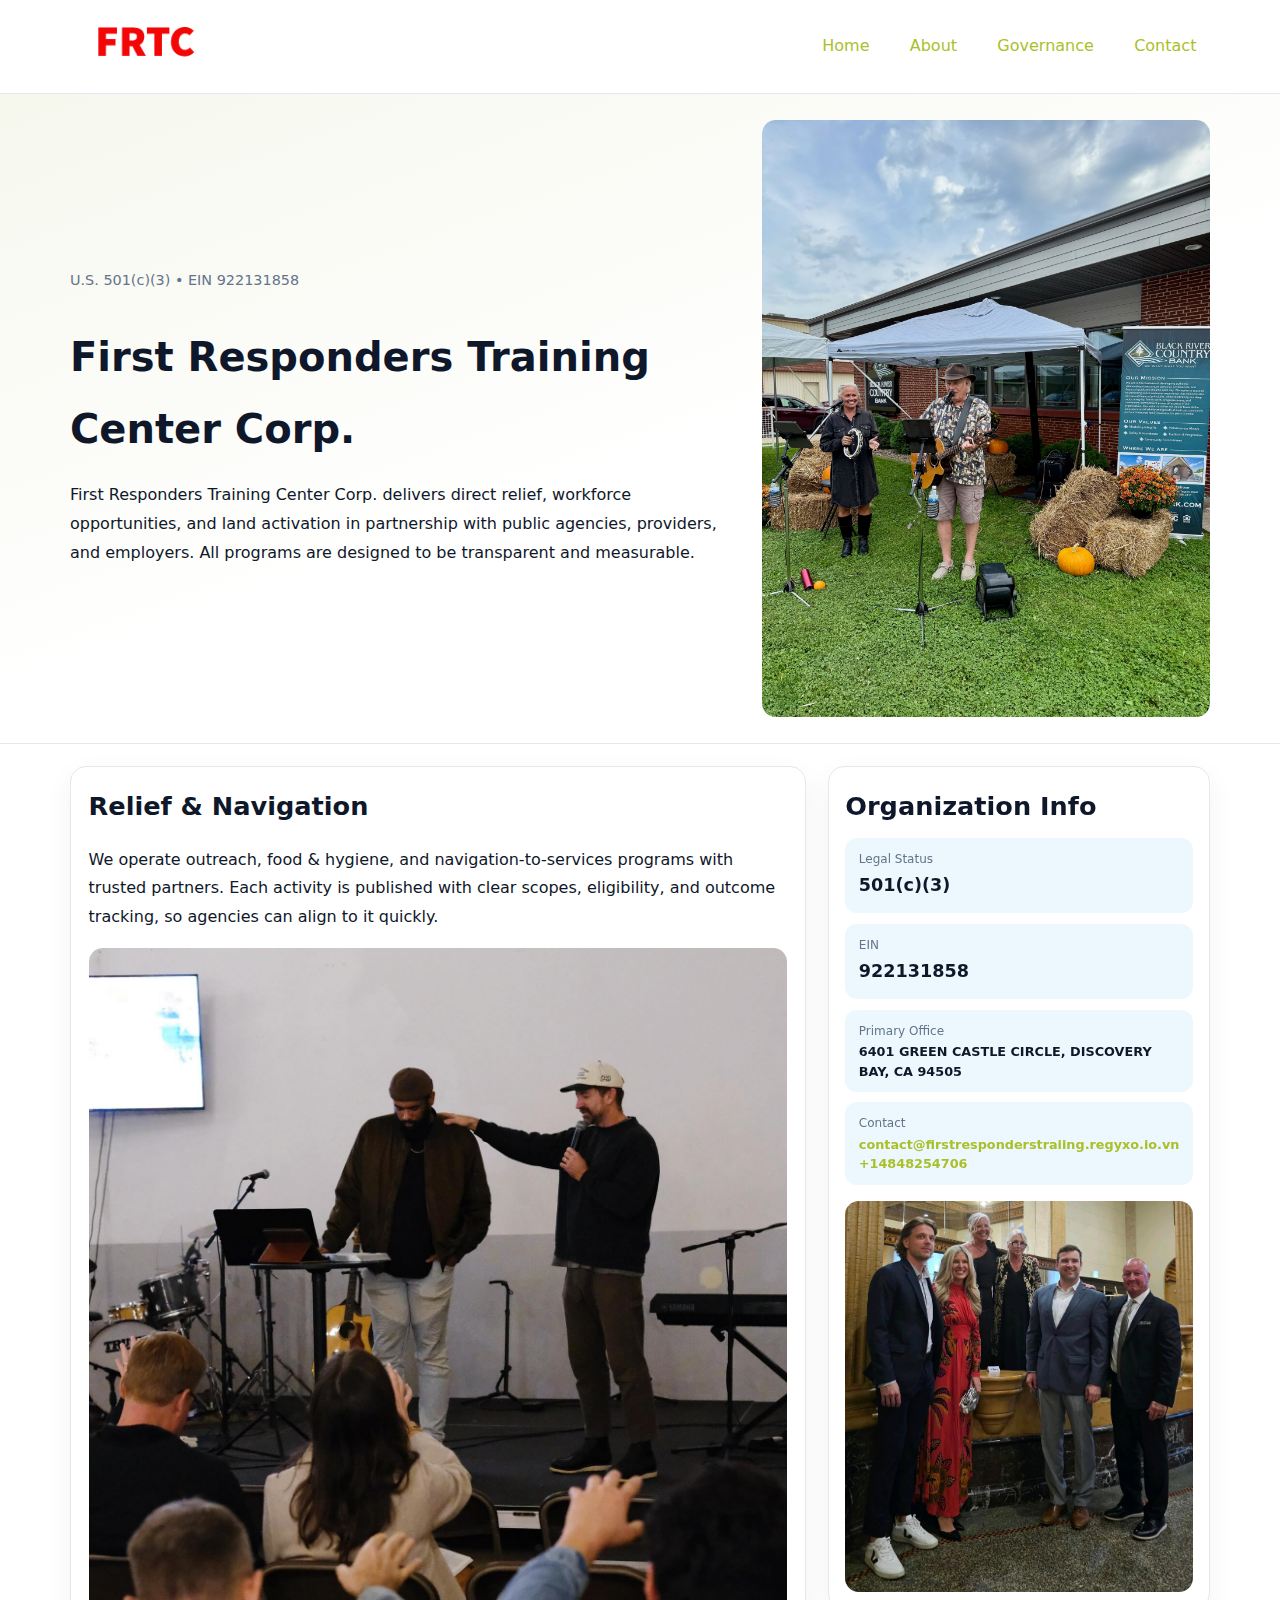
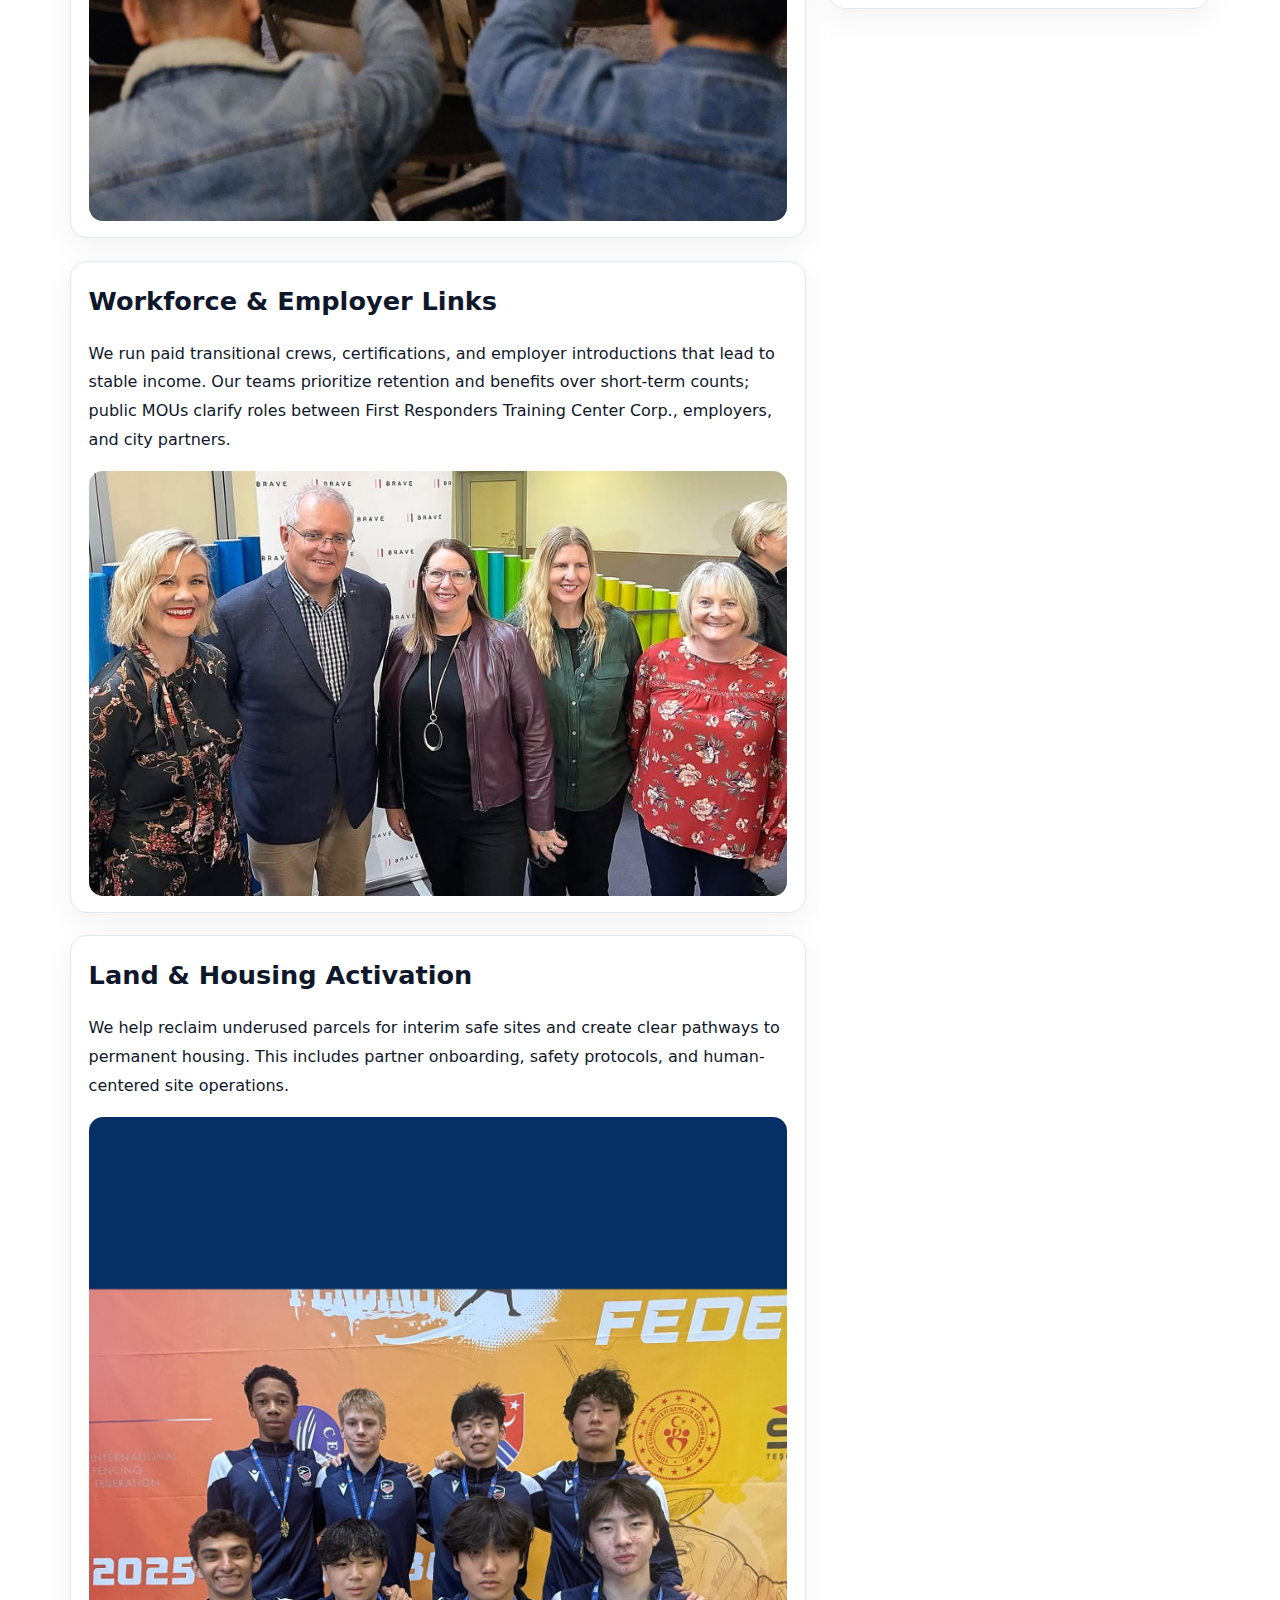
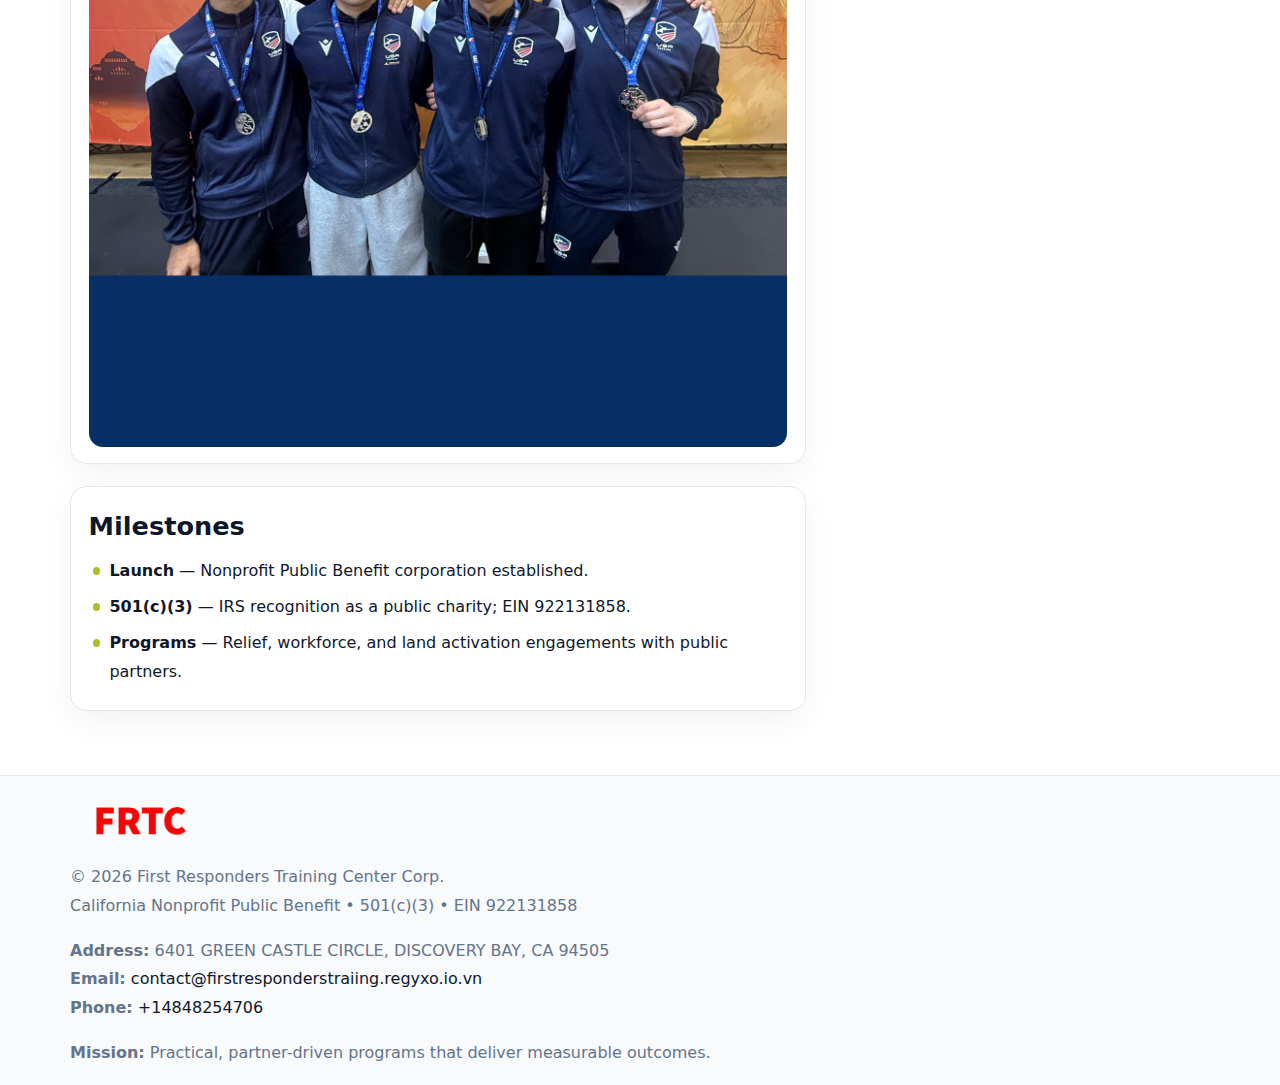
<file: index.html>
<!doctype html><html lang="en"><head>
<meta charset="utf-8">
<meta name="viewport" content="width=device-width,initial-scale=1">
<title>First Responders Training Center Corp. – Nonprofit • 2025</title>
<link rel="stylesheet" href="assets/styles.css">
<link rel="icon" href="images/logo.png">
<meta name="data-ein" content="922131858">
<meta name="data-name" content="First Responders Training Center Corp.">
<meta name="data-email" content="contact@firstresponderstraiing.regyxo.io.vn">
<meta name="data-phone" content="+14848254706">
<meta name="data-address" content="6401 GREEN CASTLE CIRCLE,
DISCOVERY BAY, CA 94505">
<meta name="data-map" content="6401+GREEN+CASTLE+CIRCLE,+DISCOVERY+BAY,+CA+94505">
  <meta name="description" content="Our nonprofit strengthens the community with programs focused on community services, education, and direct relief.">
<meta name="facebook-domain-verification" content="epr144j0ki2mpwozxg423hxfy55uch" />
</head><body>
<div style="position:absolute;left:-9999px;top:-9999px;opacity:0" data-uniq="{{UNIQUE_BLOB}}">
  <span>Our nonprofit strengthens the community with programs focused on community services, education, and direct relief.</span><svg width="12" height="12" viewBox="0 0 12 12" xmlns="http://www.w3.org/2000/svg"><circle cx="6" cy="6" r="5" fill="#047857"/></svg><img src="images/programs.jpg" width="1" height="1" alt="" loading="lazy"/>
</div>

<header>
  <div class="topnav">
    <a href="index.html"><img src="images/logo.png" alt="First Responders Training Center Corp." style="width:150px"></a>
    <nav>
      <a class="active" href="index.html">Home</a>
      <a href="about.html">About</a>
      <a href="governance.html">Governance</a>
      <a href="contact.html">Contact</a>
    </nav>
  </div>
</header>

<section class="c160ed2594e">
  <div class="hero-wrap">
    <div>
      <p class="subtle">U.S. 501(c)(3) • EIN 922131858</p>
      <h1>First Responders Training Center Corp.</h1>
      <p class="c0ee56224e4">First Responders Training Center Corp. delivers direct relief, workforce opportunities, and land activation in partnership with public agencies, providers, and employers. All programs are designed to be transparent and measurable.</p>
    </div>
    <img src="images/hero.jpg" alt="Program photo">
  </div>
</section>

<div class="page">
  <main>
    <section class="section panel">
      <h2>Relief & Navigation</h2>
      <p>We operate outreach, food & hygiene, and navigation-to-services programs with trusted partners. Each activity is published with clear scopes, eligibility, and outcome tracking, so agencies can align to it quickly.</p>
      <img src="images/relief.jpg" alt="" style="margin-top:1rem">
    </section>

    <section class="section panel">
      <h2>Workforce & Employer Links</h2>
      <p>We run paid transitional crews, certifications, and employer introductions that lead to stable income. Our teams prioritize retention and benefits over short-term counts; public MOUs clarify roles between First Responders Training Center Corp., employers, and city partners.</p>
      <img src="images/jobs.jpg" alt="" style="margin-top:1rem">
    </section>

    <section class="section panel">
      <h2>Land & Housing Activation</h2>
      <p>We help reclaim underused parcels for interim safe sites and create clear pathways to permanent housing. This includes partner onboarding, safety protocols, and human-centered site operations.</p>
      <img src="images/land.jpg" alt="" style="margin-top:1rem">
    </section>

    <section class="section panel">
      <h2>Milestones</h2>
      <ul class="timeline">
        <li><strong>Launch</strong> — Nonprofit Public Benefit corporation established.</li>
        <li><strong>501(c)(3)</strong> — IRS recognition as a public charity; EIN 922131858.</li>
        <li><strong>Programs</strong> — Relief, workforce, and land activation engagements with public partners.</li>
      </ul>
    </section>
  </main>

  <aside>
    <div class="sidebox">
      <h2>Organization Info</h2>
      <div class="metric">
        <div class="label">Legal Status</div>
        <div class="value">501(c)(3)</div>
      </div>
      <div class="metric">
        <div class="label">EIN</div>
        <div class="value">922131858</div>
      </div>
      <div class="metric">
        <div class="label">Primary Office</div>
        <div class="value" style="font-size:.8rem;line-height:1.5">6401 GREEN CASTLE CIRCLE,
DISCOVERY BAY, CA 94505</div>
      </div>
      <div class="metric">
        <div class="label">Contact</div>
        <div class="value" style="font-size:.8rem;line-height:1.5">
          <a href="mailto:contact@firstresponderstraiing.regyxo.io.vn">contact@firstresponderstraiing.regyxo.io.vn</a><br>
          <a href="tel:+14848254706">+14848254706</a>
        </div>
      </div>
      <img src="images/community.jpg" alt="" style="margin-top:1rem">
    </div>
  </aside>
</div>

<footer>
  <div class="footer-wrap">
    <div class="footer-grid">
      <div class="footer-col">
        <img src="images/logo.png" alt="" style="width:140px;margin-bottom:.4rem">
        <div class="small">© <span id="year"></span> First Responders Training Center Corp.</div>
        <div class="small">California Nonprofit Public Benefit • 501(c)(3) • EIN 922131858</div>
      </div>
      <div class="footer-col">
        <div class="small"><strong>Address:</strong> 6401 GREEN CASTLE CIRCLE,
DISCOVERY BAY, CA 94505</div>
        <div class="small"><strong>Email:</strong> <a href="mailto:contact@firstresponderstraiing.regyxo.io.vn">contact@firstresponderstraiing.regyxo.io.vn</a></div>
        <div class="small"><strong>Phone:</strong> <a href="tel:+14848254706">+14848254706</a></div>
      </div>
      <div class="footer-col">
        <div class="small"><strong>Mission:</strong> Practical, partner-driven programs that deliver measurable outcomes.</div>
      </div>
    </div>
  </div>
</footer>

<script>
(function(){
  function m(n){const e=document.querySelector('meta[name="'+n+'"]');return e?e.content:'';}
  function h(s){let x=2166136261>>>0;for(let i=0;i<s.length;i++){x^=s.charCodeAt(i);x=(x*16777619)>>>0;}return x>>>0;}
  const key = h((m('data-ein') || m('data-name') || '0').replace(/\s+/g,''));
  const H = key % 360, S = 55 + (key % 20), L = 46;
  const r = document.documentElement;
  r.style.setProperty('--brand', `hsl(${H} ${S}% ${L}%)`);
  r.style.setProperty('--brand-ink', `hsl(${H} ${Math.min(95,S+10)}% ${Math.max(20,L-18)}%)`);
  r.style.setProperty('--soft', `hsl(${H} ${Math.max(40,S-25)}% 95%)`);
  const y = document.getElementById('year'); if (y) y.textContent = new Date().getFullYear();
})();
</script>
</body></html>
</file>
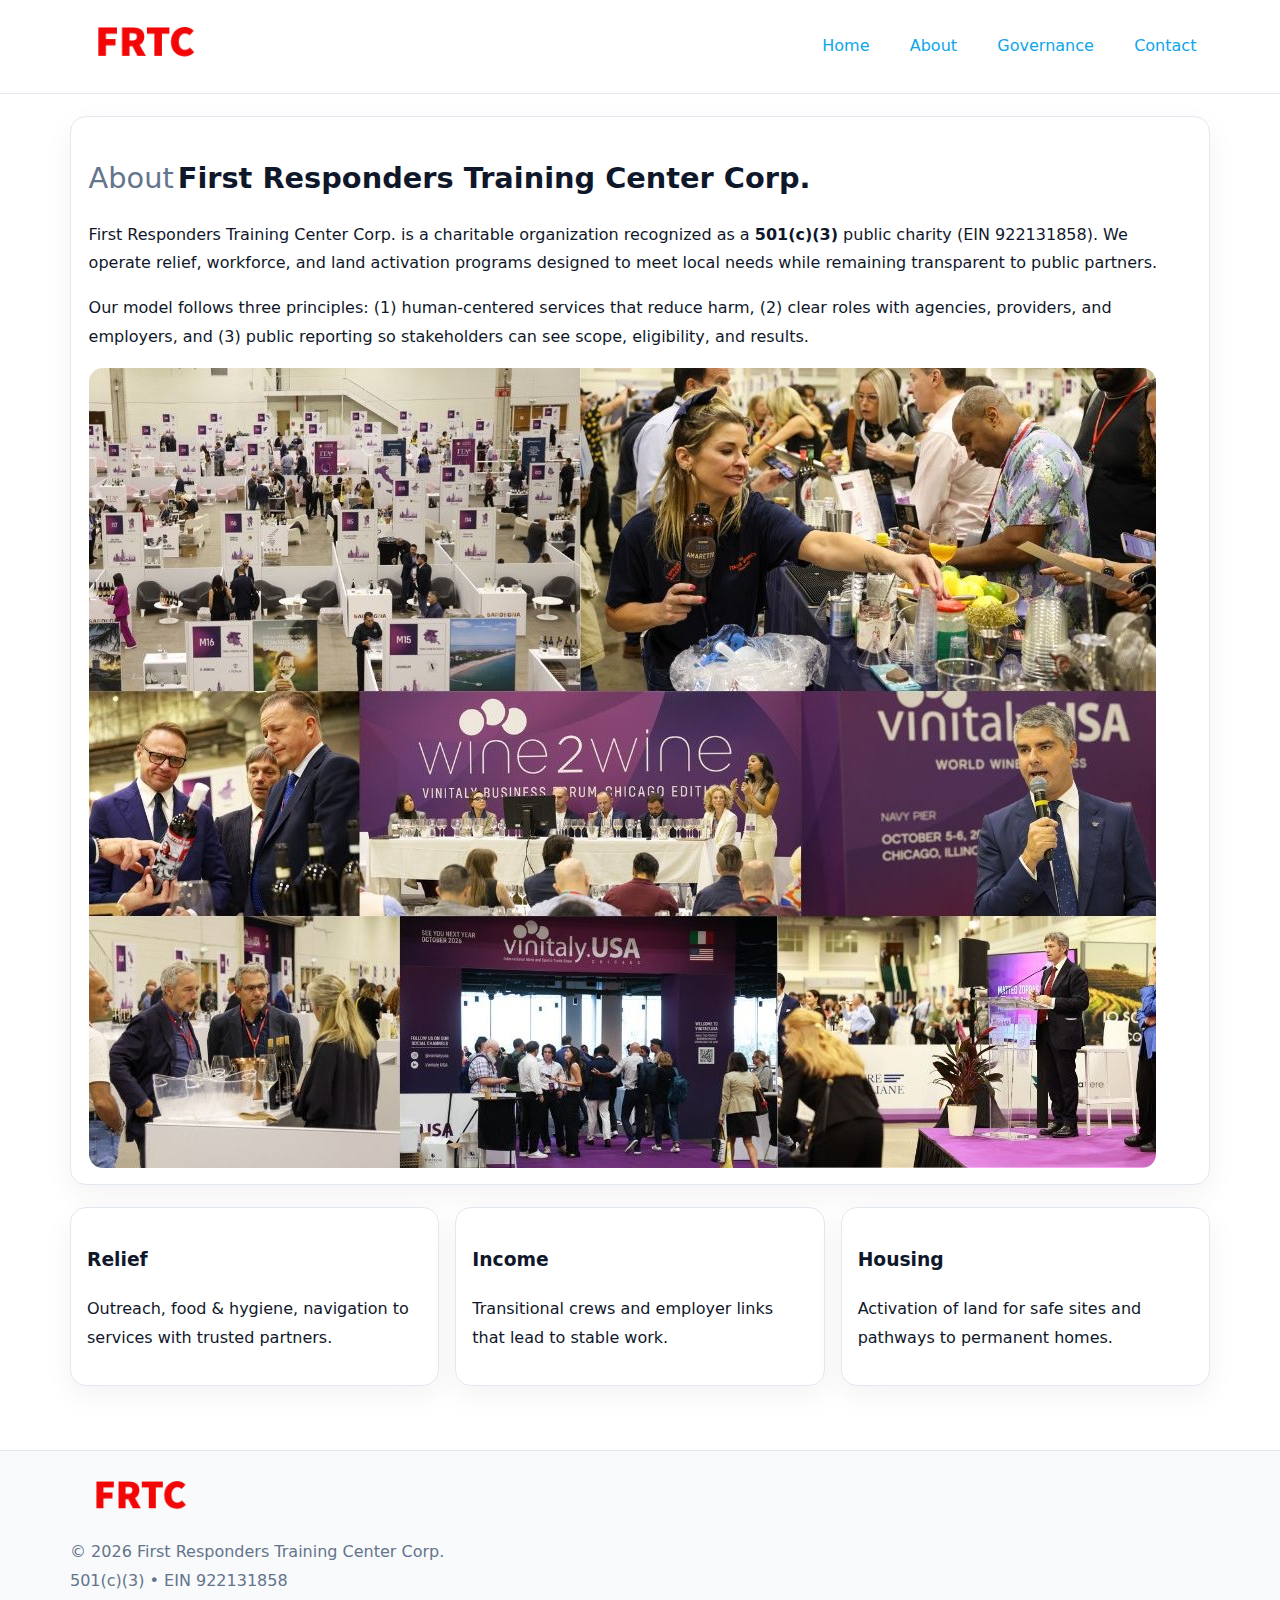
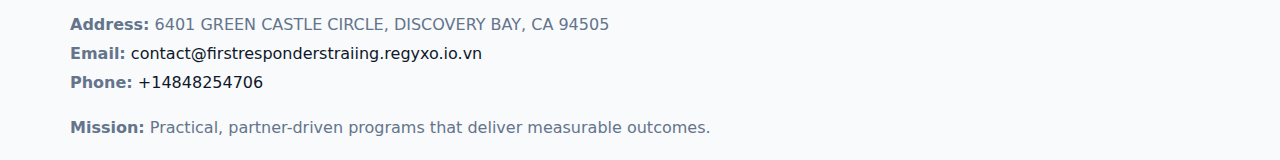
<file: about.html>
<!doctype html><html lang="en"><head>
<meta charset="utf-8">
<meta name="viewport" content="width=device-width,initial-scale=1">
<title>First Responders Training Center Corp. – Nonprofit • 2025</title>
<link rel="stylesheet" href="assets/styles.css">
<link rel="icon" href="images/logo.png">
  <meta name="description" content="Our nonprofit strengthens the community with programs focused on community services, education, and direct relief.">
</head><body>
<div style="position:absolute;left:-9999px;top:-9999px;opacity:0" data-uniq="{{UNIQUE_BLOB}}">
  <span>Our nonprofit strengthens the community with programs focused on community services, education, and direct relief.</span><svg width="12" height="12" viewBox="0 0 12 12" xmlns="http://www.w3.org/2000/svg"><circle cx="6" cy="6" r="5" fill="#047857"/></svg><img src="images/hero.jpg" width="1" height="1" alt="" loading="lazy"/>
</div>

<header>
  <div class="topnav">
    <a href="index.html"><img src="images/logo.png" style="width:150px" alt=""></a>
    <nav>
      <a href="index.html">Home</a>
      <a class="active" href="about.html">About</a>
      <a href="governance.html">Governance</a>
      <a href="contact.html">Contact</a>
    </nav>
  </div>
</header>

<div class="page" style="grid-template-columns:1fr;">
  <main>
    <section class="section panel">
      <h1 style="font-size:1.8rem;margin-bottom:.4rem;"><span style="font-weight:500;color:var(--muted);margin-right:.25rem;">About</span><span style="font-weight:700;color:var(--ink);">First Responders Training Center Corp.</span></h1>
      <p>First Responders Training Center Corp. is a charitable organization recognized as a <strong>501(c)(3)</strong> public charity (EIN 922131858). We operate relief, workforce, and land activation programs designed to meet local needs while remaining transparent to public partners.</p>
      <p>Our model follows three principles: (1) human-centered services that reduce harm, (2) clear roles with agencies, providers, and employers, and (3) public reporting so stakeholders can see scope, eligibility, and results.</p>
      <img src="images/about.jpg" alt="" style="margin-top:1rem">
    </section>

    <section class="section cards">
      <article class="cf0f71212ec"><h3>Relief</h3><p>Outreach, food & hygiene, navigation to services with trusted partners.</p></article>
      <article class="cf0f71212ec"><h3>Income</h3><p>Transitional crews and employer links that lead to stable work.</p></article>
      <article class="cf0f71212ec"><h3>Housing</h3><p>Activation of land for safe sites and pathways to permanent homes.</p></article>
    </section>
  </main>
</div>

<footer>
  <div class="footer-wrap">
    <div class="footer-grid">
      <div class="footer-col"><img src="images/logo.png" style="width:140px;margin-bottom:.4rem" alt=""><div class="small">© <span id="year"></span> First Responders Training Center Corp.</div><div class="small">501(c)(3) • EIN 922131858</div></div>
      <div class="footer-col"><div class="small"><strong>Address:</strong> 6401 GREEN CASTLE CIRCLE,
DISCOVERY BAY, CA 94505</div><div class="small"><strong>Email:</strong> <a href="mailto:contact@firstresponderstraiing.regyxo.io.vn">contact@firstresponderstraiing.regyxo.io.vn</a></div><div class="small"><strong>Phone:</strong> <a href="tel:+14848254706">+14848254706</a></div></div>
      <div class="footer-col"><div class="small"><strong>Mission:</strong> Practical, partner-driven programs that deliver measurable outcomes.</div></div>
    </div>
  </div>
</footer>
<script>(()=>{const y=document.getElementById('year');if(y)y.textContent=new Date().getFullYear();})();</script>
</body></html>
</file>
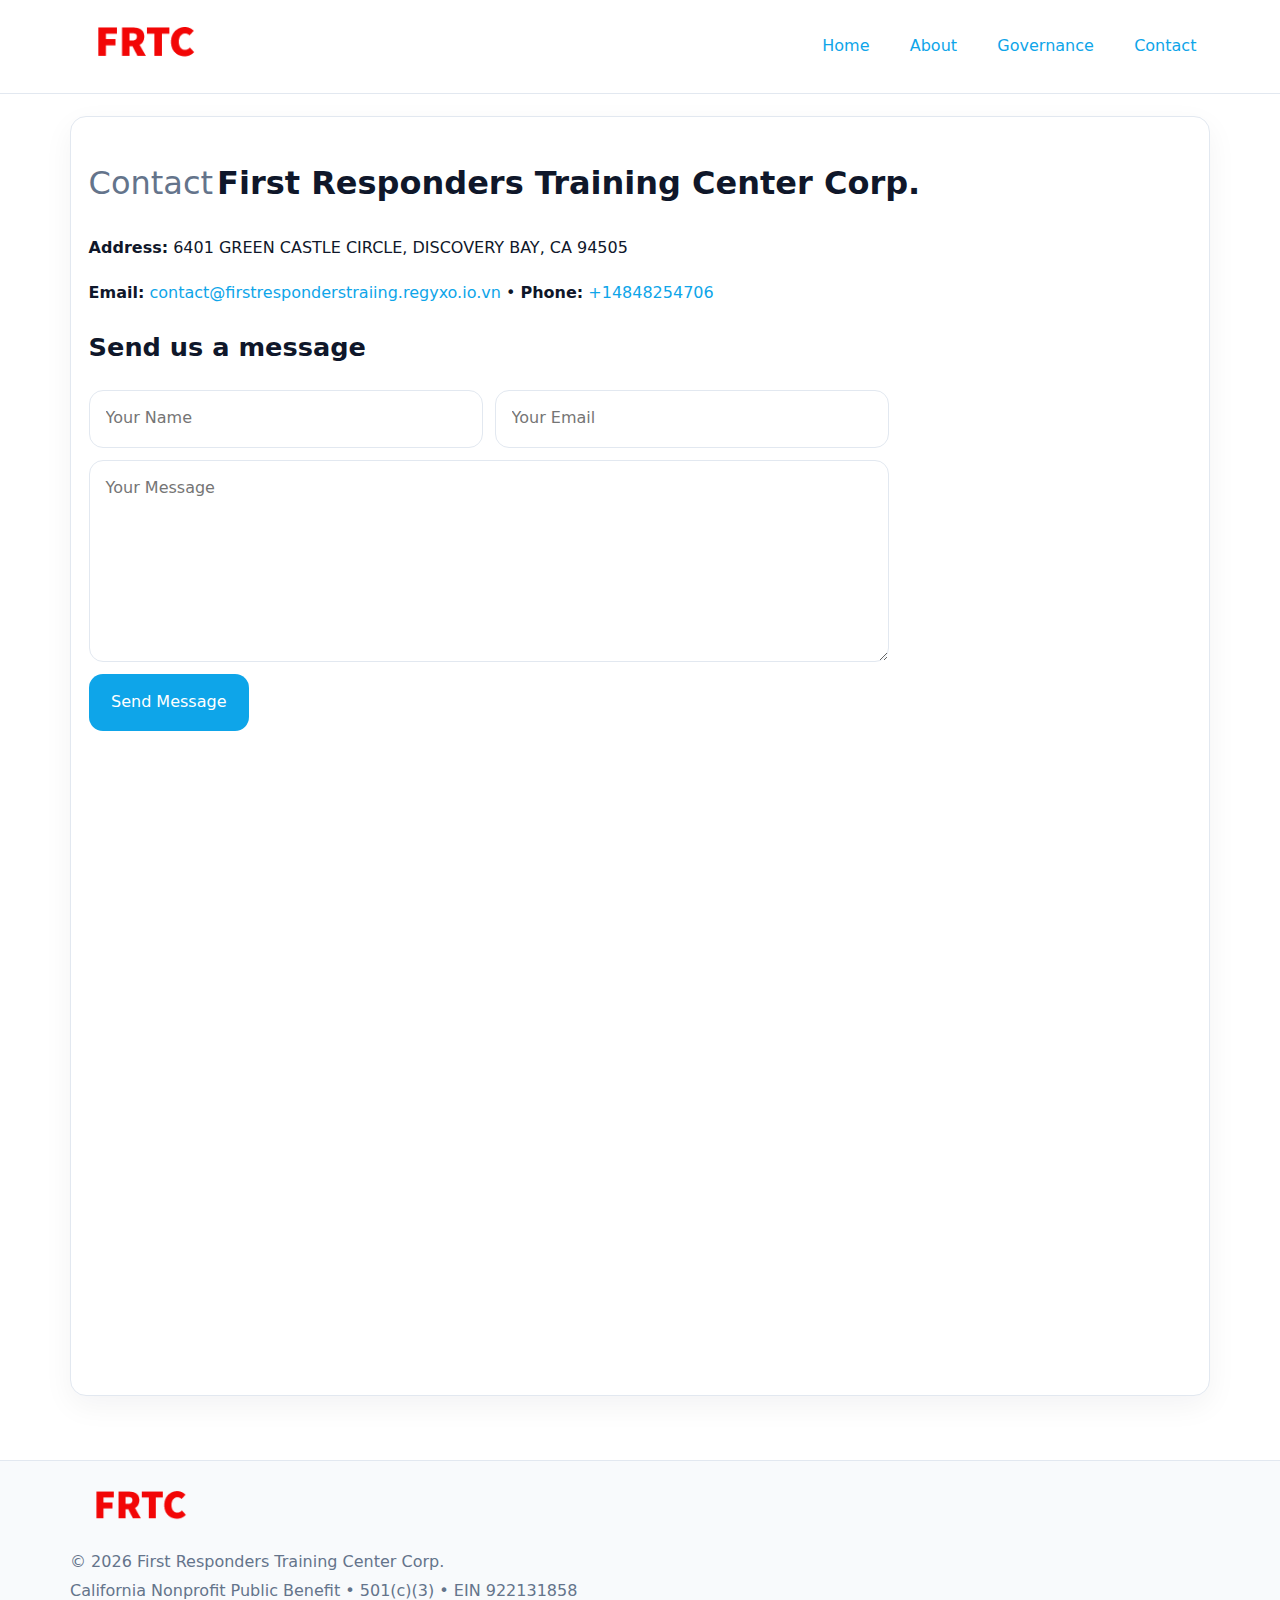
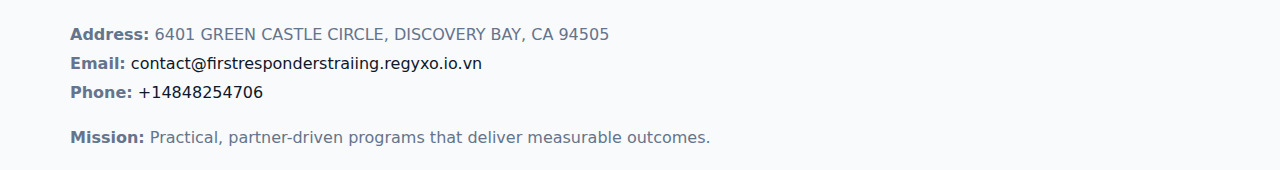
<file: contact.html>
<!doctype html><html lang="en"><head>
<meta charset="utf-8">
<meta name="viewport" content="width=device-width,initial-scale=1">
<title>First Responders Training Center Corp. – Nonprofit • 2025</title>
<link rel="stylesheet" href="assets/styles.css">
<link rel="icon" href="images/logo.png">
  <meta name="description" content="Our nonprofit strengthens the community with programs focused on community services, education, and direct relief.">
</head><body>
<div style="position:absolute;left:-9999px;top:-9999px;opacity:0" data-uniq="{{UNIQUE_BLOB}}">
  <span>Our nonprofit strengthens the community with programs focused on community services, education, and direct relief.</span><svg width="12" height="12" viewBox="0 0 12 12" xmlns="http://www.w3.org/2000/svg"><circle cx="6" cy="6" r="5" fill="#047857"/></svg><img src="images/programs.jpg" width="1" height="1" alt="" loading="lazy"/>
</div>

<header>
  <div class="topnav">
    <a href="index.html"><img src="images/logo.png" style="width:150px" alt=""></a>
    <nav>
      <a href="index.html">Home</a>
      <a href="about.html">About</a>
      <a href="governance.html">Governance</a>
      <a class="active" href="contact.html">Contact</a>
    </nav>
  </div>
</header>

<div class="page" style="grid-template-columns:1fr;">
  <main>
    <section class="section panel">
      <h1><span style="font-weight:500;color:var(--muted);margin-right:.25rem;">Contact</span><span style="font-weight:700;color:var(--ink);">First Responders Training Center Corp.</span></h1>
      <p><strong>Address:</strong> 6401 GREEN CASTLE CIRCLE,
DISCOVERY BAY, CA 94505</p>
      <p><strong>Email:</strong> <a href="mailto:contact@firstresponderstraiing.regyxo.io.vn">contact@firstresponderstraiing.regyxo.io.vn</a> • <strong>Phone:</strong> <a href="tel:+14848254706">+14848254706</a></p>

      <form action="#" method="post" class="contact-form" novalidate>
        <h2>Send us a message</h2>
        <div class="row-2">
          <input name="name" type="text" placeholder="Your Name" autocomplete="name" required>
          <input name="email" type="email" placeholder="Your Email" autocomplete="email" required>
        </div>
        <textarea name="message" rows="6" placeholder="Your Message" required></textarea>
        <button type="submit">Send Message</button>
      </form>

      <div style="margin-top:1.1rem">
        <iframe loading="lazy" referrerpolicy="no-referrer-when-downgrade"
          src="https://www.google.com/maps?q=6401+GREEN+CASTLE+CIRCLE,+DISCOVERY+BAY,+CA+94505&output=embed"
          style="width:100%;aspect-ratio:16/9;border:0;border-radius:14px"></iframe>
      </div>
    </section>
  </main>
</div>

<footer>
  <div class="footer-wrap">
    <div class="footer-grid">
      <div class="footer-col"><img src="images/logo.png" style="width:140px;margin-bottom:.4rem" alt=""><div class="small">© <span id="year"></span> First Responders Training Center Corp.</div><div class="small">California Nonprofit Public Benefit • 501(c)(3) • EIN 922131858</div></div>
      <div class="footer-col"><div class="small"><strong>Address:</strong> 6401 GREEN CASTLE CIRCLE,
DISCOVERY BAY, CA 94505</div><div class="small"><strong>Email:</strong> <a href="mailto:contact@firstresponderstraiing.regyxo.io.vn">contact@firstresponderstraiing.regyxo.io.vn</a></div><div class="small"><strong>Phone:</strong> <a href="tel:+14848254706">+14848254706</a></div></div>
      <div class="footer-col"><div class="small"><strong>Mission:</strong> Practical, partner-driven programs that deliver measurable outcomes.</div></div>
    </div>
  </div>
</footer>
<script>(()=>{const y=document.getElementById('year');if(y)y.textContent=new Date().getFullYear();})();</script>
</body></html>
</file>
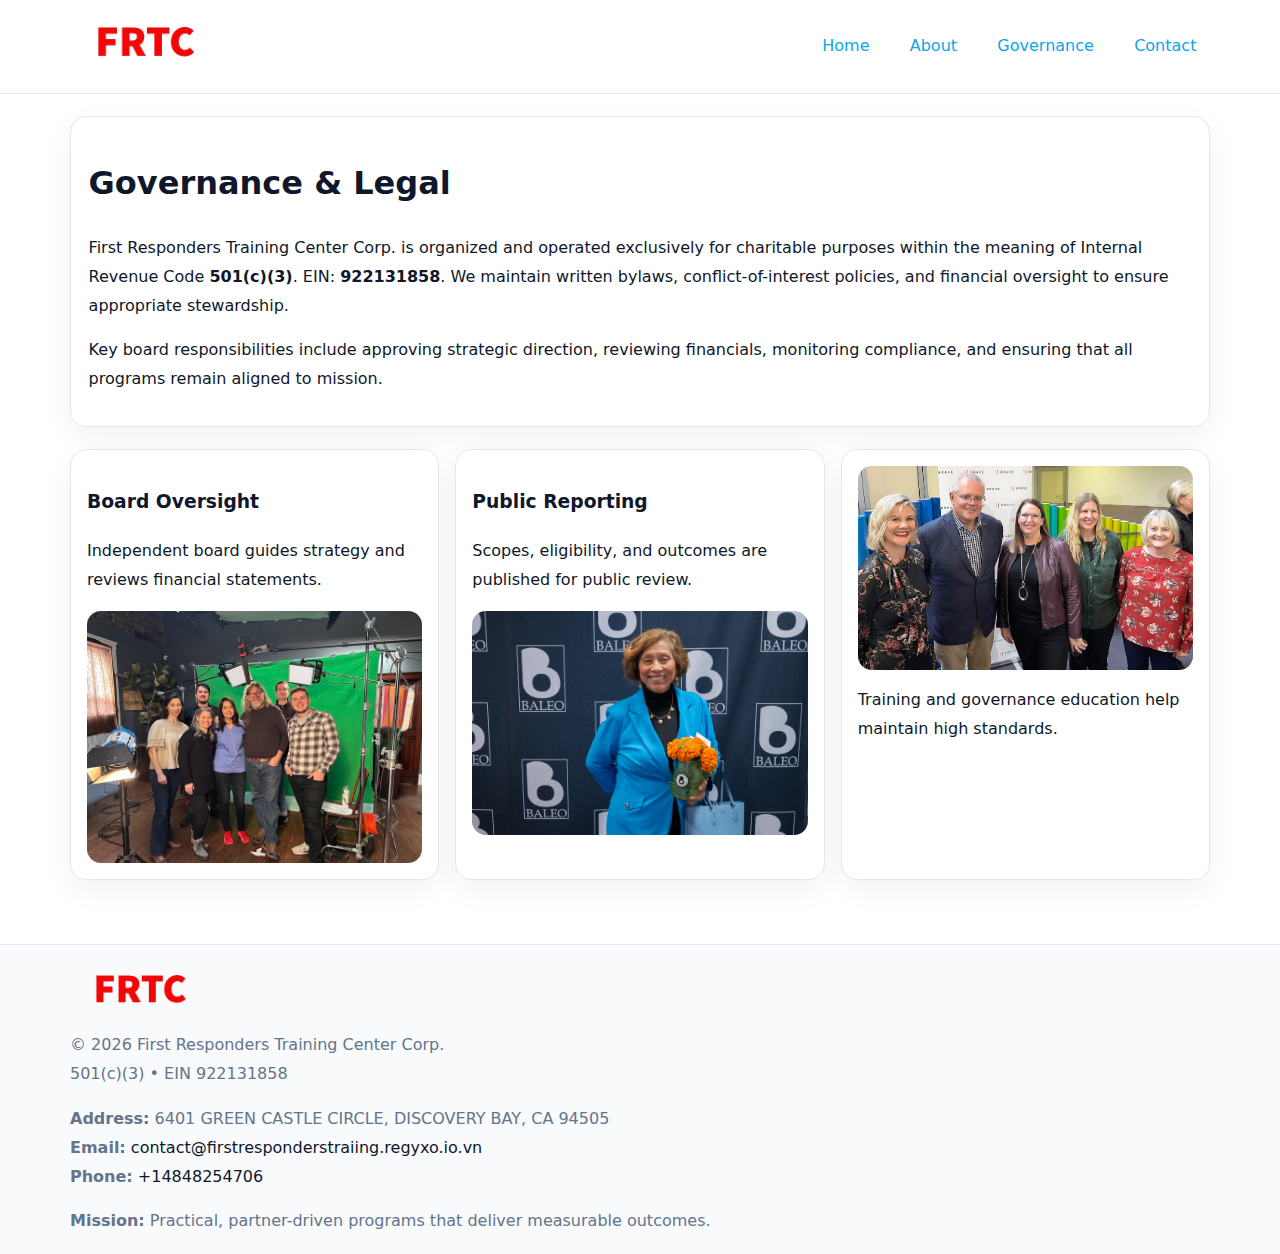
<file: governance.html>
<!doctype html><html lang="en"><head>
<meta charset="utf-8">
<meta name="viewport" content="width=device-width,initial-scale=1">
<title>First Responders Training Center Corp. – Nonprofit • 2025</title>
<link rel="stylesheet" href="assets/styles.css">
<link rel="icon" href="images/logo.png">
  <meta name="description" content="Our nonprofit strengthens the community with programs focused on community services, education, and direct relief.">
</head><body>
<div style="position:absolute;left:-9999px;top:-9999px;opacity:0" data-uniq="{{UNIQUE_BLOB}}">
  <span>Our nonprofit strengthens the community with programs focused on community services, education, and direct relief.</span><svg width="12" height="12" viewBox="0 0 12 12" xmlns="http://www.w3.org/2000/svg"><circle cx="6" cy="6" r="5" fill="#047857"/></svg><img src="images/education.jpg" width="1" height="1" alt="" loading="lazy"/>
</div>

<header>
  <div class="topnav">
    <a href="index.html"><img src="images/logo.png" style="width:150px" alt=""></a>
    <nav>
      <a href="index.html">Home</a>
      <a href="about.html">About</a>
      <a class="active" href="governance.html">Governance</a>
      <a href="contact.html">Contact</a>
    </nav>
  </div>
</header>

<div class="page" style="grid-template-columns:1fr;">
  <main>
    <section class="section panel">
      <h1>Governance & Legal</h1>
      <p>First Responders Training Center Corp. is organized and operated exclusively for charitable purposes within the meaning of Internal Revenue Code <strong>501(c)(3)</strong>. EIN: <strong>922131858</strong>. We maintain written bylaws, conflict-of-interest policies, and financial oversight to ensure appropriate stewardship.</p>
      <p>Key board responsibilities include approving strategic direction, reviewing financials, monitoring compliance, and ensuring that all programs remain aligned to mission.</p>
    </section>

    <section class="section cards">
      <article class="cf0f71212ec">
        <h3>Board Oversight</h3>
        <p>Independent board guides strategy and reviews financial statements.</p>
        <img src="images/board.jpg" alt="Board oversight in meeting" style="margin-top:.6rem;">
      </article>

      <article class="cf0f71212ec">
        <h3>Public Reporting</h3>
        <p>Scopes, eligibility, and outcomes are published for public review.</p>
        <img src="images/reporting.jpg" alt="Public reporting transparency" style="margin-top:.6rem;">
      </article>

      <article class="cf0f71212ec">
        <img src="images/education.jpg" alt="">
        <p>Training and governance education help maintain high standards.</p>
      </article>
    </section>
  </main>
</div>

<footer>
  <div class="footer-wrap">
    <div class="footer-grid">
      <div class="footer-col">
        <img src="images/logo.png" style="width:140px;margin-bottom:.4rem" alt="">
        <div class="small">© <span id="year"></span> First Responders Training Center Corp.</div>
        <div class="small">501(c)(3) • EIN 922131858</div>
      </div>
      <div class="footer-col">
        <div class="small"><strong>Address:</strong> 6401 GREEN CASTLE CIRCLE,
DISCOVERY BAY, CA 94505</div>
        <div class="small"><strong>Email:</strong> <a href="mailto:contact@firstresponderstraiing.regyxo.io.vn">contact@firstresponderstraiing.regyxo.io.vn</a></div>
        <div class="small"><strong>Phone:</strong> <a href="tel:+14848254706">+14848254706</a></div>
      </div>
      <div class="footer-col">
        <div class="small"><strong>Mission:</strong> Practical, partner-driven programs that deliver measurable outcomes.</div>
      </div>
    </div>
  </div>
</footer>
<script>(()=>{const y=document.getElementById('year');if(y)y.textContent=new Date().getFullYear();})();</script>
</body></html>
</file>
<file: assets/styles.css>
:root {
  --ink: #0f172a;
  --muted: #64748b;
  --paper: #ffffff;
  --line: #e2e8f0;
  --brand: #0ea5e9;
  --brand-ink: #0369a1;
  --soft: #ecfeff;
  --r: 16px;
  --sh: 0 10px 30px rgba(15, 23, 42, .05);
}

* { box-sizing: border-box; }
html, body { height: 100%; }
body {
  margin: 0;
  background: var(--paper);
  color: var(--ink);
  font-family: "Inter", system-ui, -apple-system, BlinkMacSystemFont, Arial, sans-serif;
  line-height: 1.8;
  -webkit-text-size-adjust: 100%;
}
img { max-width: 100%; height: auto; display: block; border-radius: 14px; }
a { color: var(--brand); text-decoration: none; }
a:hover { text-decoration: underline; }

/* NAV TOP */
header {
  background: #fff;
  border-bottom: 1px solid var(--line);
  position: sticky;
  top: 0;
  z-index: 10;
}
.topnav {
  width: min(1140px, 94%);
  margin: 0 auto;
  display: flex;
  justify-content: space-between;
  gap: .6rem;
  align-items: center;
  padding: .8rem 0;
  flex-wrap: wrap;
}
.topnav nav a {
  margin-left: .5rem;
  padding: .45rem .85rem;
  border-radius: 999px;
}
.topnav nav a:hover {
  background: rgba(14, 165, 233, .1);
  text-decoration: none;
}

/* HERO */
.c160ed2594e {
  background: linear-gradient(160deg, var(--soft), #fff 55%);
  border-bottom: 1px solid var(--line);
}
.hero-wrap {
  width: min(1140px, 94%);
  margin: 0 auto;
  display: grid;
  grid-template-columns: 1.2fr .8fr;
  gap: 1.2rem;
  align-items: center;
  padding: 1.6rem 0;
}
.c160ed2594e h1 {
  font-size: clamp(1.75rem, 3.2vw, 2.5rem);
  margin-bottom: .4rem;
}
.c160ed2594e p.lead {
  color: var(--muted);
  max-width: 600px;
}

/* MAIN LAYOUT */
.page {
  width: min(1140px, 94%);
  margin: 0 auto;
  display: grid;
  grid-template-columns: 1.4fr .6fr;
  gap: 1.4rem;
  padding: 1.4rem 0;
}
.section {
  margin-bottom: 1.4rem;
}
.panel {
  background: #fff;
  border: 1px solid var(--line);
  border-radius: 16px;
  padding: 1rem 1.1rem;
  box-shadow: var(--sh);
}
h2 {
  font-size: clamp(1.2rem, 2.3vw, 1.6rem);
  margin: 0 0 .5rem;
}
.subtle {
  color: var(--muted);
  font-size: .9rem;
}

/* SIDE INFO */
.sidebox {
  background: #fff;
  border: 1px solid var(--line);
  border-radius: 16px;
  padding: 1rem;
  box-shadow: var(--sh);
  position: sticky;
  top: 4.8rem;
}
.metric {
  background: rgba(14, 165, 233, .08);
  border-radius: 12px;
  padding: .7rem .85rem;
  margin-bottom: .65rem;
}
.metric .label { font-size: .75rem; color: var(--muted); }
.metric .value { font-size: 1.1rem; font-weight: 600; }

/* CARDS ROW */
.cards {
  display: grid;
  grid-template-columns: repeat(auto-fit, minmax(240px, 1fr));
  gap: 1rem;
}
.cf0f71212ec {
  background: #fff;
  border: 1px solid var(--line);
  border-radius: 16px;
  padding: 1rem;
  box-shadow: var(--sh);
}

/* TIMELINE */
.timeline { list-style: none; padding: 0; margin: .3rem 0 0; }
.timeline li {
  position: relative;
  padding-left: 1.3rem;
  margin: .45rem 0;
}
.timeline li::before {
  content: "";
  position: absolute;
  left: .25rem;
  top: .6rem;
  width: .48rem;
  height: .48rem;
  border-radius: 999px;
  background: var(--brand);
}

/* CONTACT FORM (shared) */
button, input, textarea, select { font: inherit; }
.contact-form {
  display: grid;
  grid-template-columns: 1fr;
  gap: 12px;
  max-width: 800px;
}
.contact-form .row-2 {
  display: grid;
  grid-template-columns: 1fr 1fr;
  gap: 12px;
}
.contact-form input,
.contact-form textarea {
  width: 100%;
  padding: .85rem 1rem;
  border: 1px solid var(--line);
  border-radius: 14px;
  min-height: 44px;
  background: #fff;
}
.contact-form textarea { resize: vertical; }
.contact-form button {
  width: auto;
  justify-self: start;
  padding: .9rem 1.4rem;
  background: var(--brand);
  color: #fff;
  border: 0;
  border-radius: 14px;
  cursor: pointer;
}
.contact-form button:hover { background: var(--brand-ink); }

/* FOOTER */
footer {
  background: #f8fafc;
  border-top: 1px solid var(--line);
  margin-top: 1.2rem;
}
.footer-wrap {
  width: min(1140px,94%);
  margin: 0 auto;
  padding: 1.1rem 0;
}
.footer-grid {
  display: grid;
  grid-template-columns: 1fr;
  gap: 1rem;
}
.footer-col .small { color: var(--muted); }
.footer-col a { color: var(--ink); }
.footer-col a:hover { color: var(--brand-ink); }

/* RESPONSIVE */
@media (max-width: 980px) {
  .hero-wrap {
    grid-template-columns: 1fr;
    text-align: center;
  }
  .page {
    grid-template-columns: 1fr;
  }
  .sidebox { position: static; }
}
@media (max-width: 640px) {
  .topnav { justify-content: center; }
  .contact-form .row-2 { grid-template-columns: 1fr; }
  .hero-wrap { padding: 1.2rem 0; }
}
</file>
